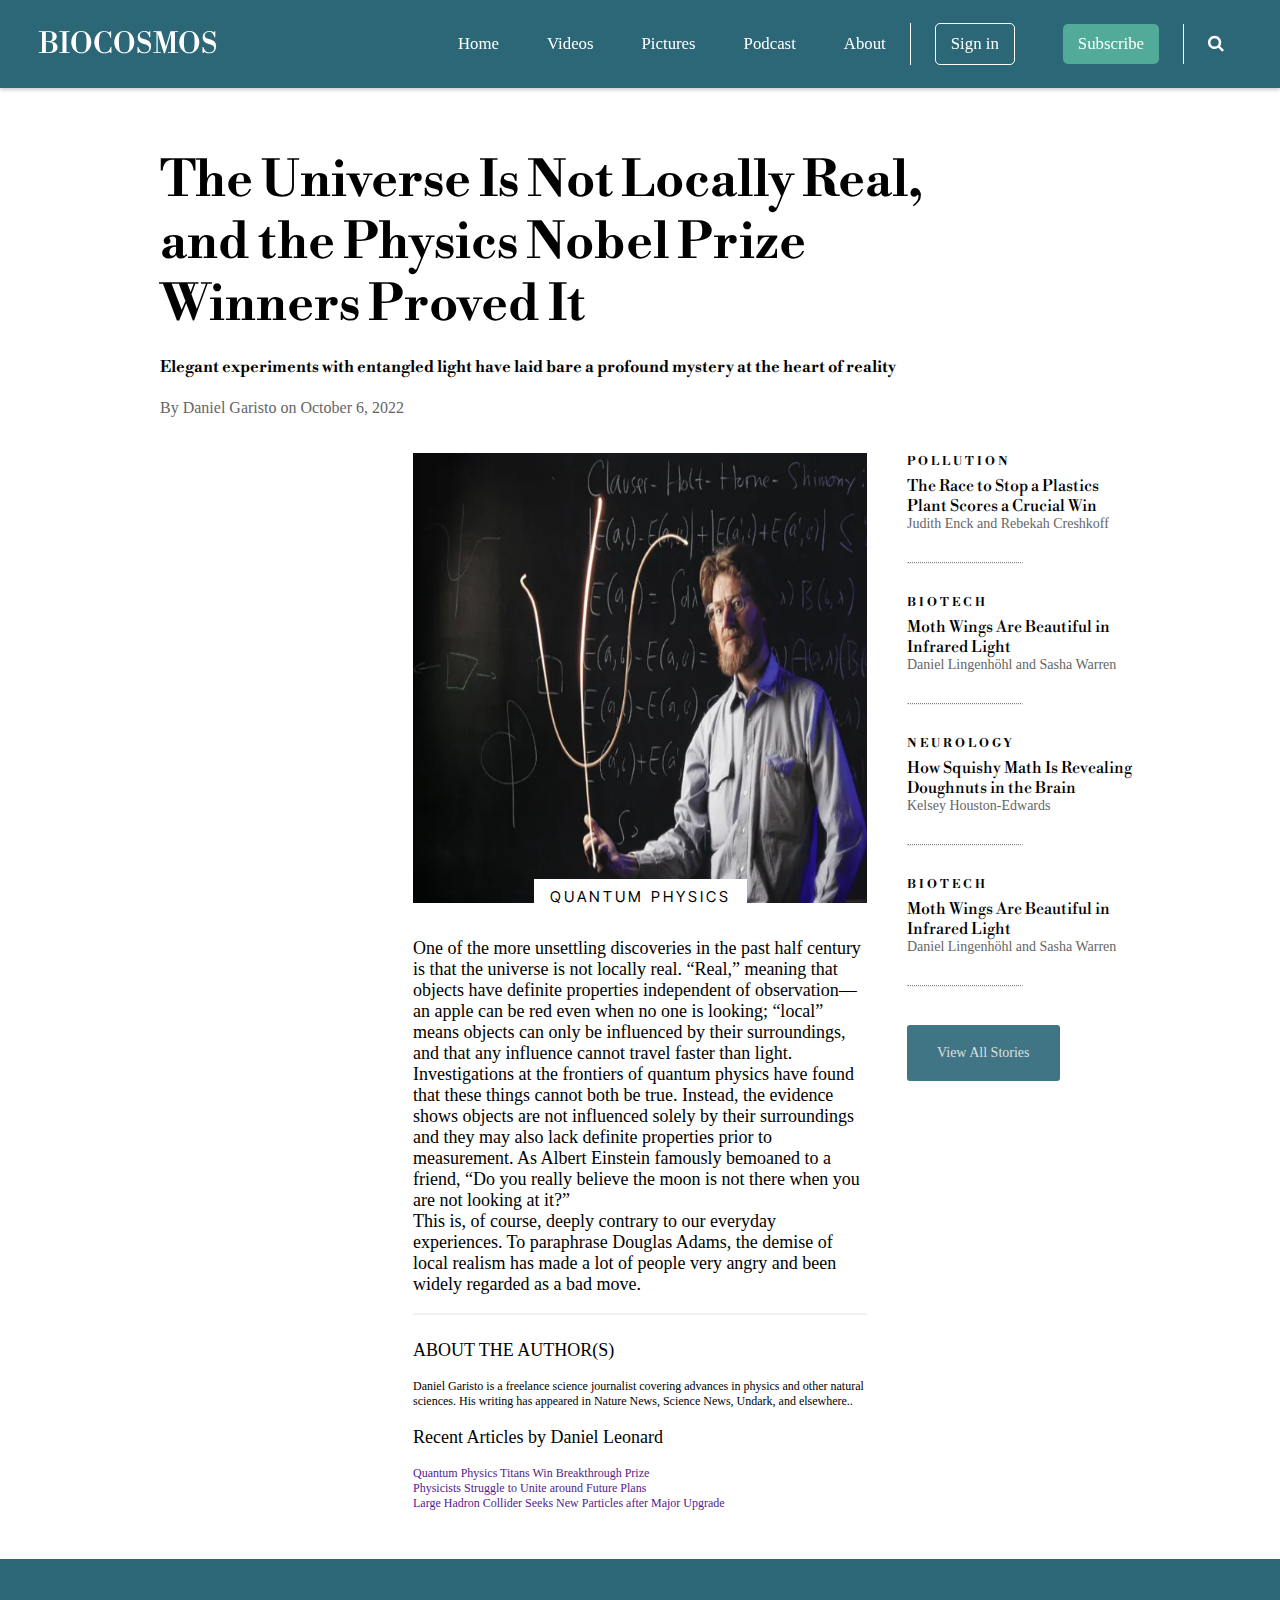
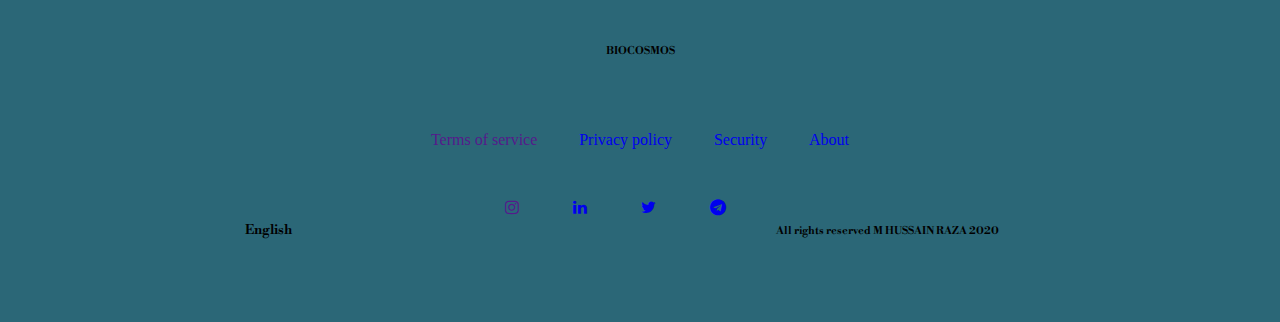
<file: picture-details.html>
<!DOCTYPE html>
<html lang="en">

<head>
    <meta charset="UTF-8" />
    <meta http-equiv="X-UA-Compatible" content="IE=edge" />
    <meta name="viewport" content="width=device-width, initial-scale=1.0" />
    <title>BIOCOSMOS</title>
    <!--custom css file-->
    <link rel="stylesheet" href="https://cdnjs.cloudflare.com/ajax/libs/font-awesome/4.7.0/css/font-awesome.css"
        integrity="sha512-5A8nwdMOWrSz20fDsjczgUidUBR8liPYU+WymTZP1lmY9G6Oc7HlZv156XqnsgNUzTyMefFTcsFH/tnJE/+xBg=="
        crossorigin="anonymous" referrerpolicy="no-referrer" />
    <link rel="icon" href="https://media.geeksforgeeks.org/wp-content/cdn-uploads/gfg_200X200.png" type="image/x-icon">
    <link rel="preconnect" href="https://fonts.googleapis.com">
    <link rel="preconnect" href="https://fonts.gstatic.com" crossorigin>
    <!-- <link href="https://fonts.googleapis.com/css2?family=Libre+Bodoni:wght@700&display=swap" rel="stylesheet"> -->
    <link href="https://fonts.googleapis.com/css2?family=Libre+Bodoni:wght@700&display=swap" rel="stylesheet">
    <link href="https://fonts.googleapis.com/css2?family=Inter+Tight&display=swap" rel="stylesheet">
    <link href="https://cdn.jsdelivr.net/npm/bootstrap@5.0.2/dist/css/bootstrap.min.css" rel="stylesheet"
        integrity="sha384-EVSTQN3/azprG1Anm3QDgpJLIm9Nao0Yz1ztcQTwFspd3yD65VohhpuuCOmLASjC" crossorigin="anonymous">
    <link rel="stylesheet" href="./css/style.css" />

    <!-- <link rel="stylesheet" href="https://cdn.jsdelivr.net/npm/bootstrap@4.0.0/dist/css/bootstrap.min.css" integrity="sha384-Gn5384xqQ1aoWXA+058RXPxPg6fy4IWvTNh0E263XmFcJlSAwiGgFAW/dAiS6JXm" crossorigin="anonymous"> -->
</head>

<body>

    <!-- ------------------ Hero navigation--------------------- -->
    <div class="header">

        <div class="hero">
            <nav class="nav">
                <div class="nav-menu nav-overlay active">
                    <div class="nav-brand">
                        <a href="index.html" class="text-gray">BIOCOSMOS</a>
                    </div>

                    <div>
                        <ul class="nav-items">
                            <li class="nav-links">
                                <a href="index.html">Home</a>
                            </li>
                            <li class="nav-links">
                                <a href="videos.html">Videos</a>
                            </li>
                            <li class="nav-links">
                                <a href="pictures.html">Pictures</a>
                            </li>
                            <li class="nav-links">
                                <a href="podcast.html">Podcast</a>
                            </li>
                            <li class="nav-links">
                                <a href="about.html">About </a>
                            </li>

                            <li class="nav-links sign">
                                <a href="#">Sign in </a>
                            </li>
                            <li class="nav-links subs">
                                <a href="#">Subscribe </a>
                            </li>
                            <li class="nav-links searchbox">
                                <a href="#" class="searchbtn">
                                    <i class="fa fa-search" aria-hidden="true"></i>
                                </a>
                            </li>
                        </ul>
                    </div>
                </div>
            </nav>
        </div>
    </div>


    <main class="vid-detail">
        <div class="d-flex justify-content-center flex-column align-items-center picture-detail-header">
            <h1 class="text-center article-header">The Universe Is Not Locally Real, and the Physics Nobel Prize Winners
                Proved It</h1>
            <h4 class="w-90 text-center">Elegant experiments with entangled light have laid bare a profound mystery at
                the heart of reality
            </h4>
            <p>By Daniel Garisto on October 6, 2022
            </p>
        </div>

        <section class="blogs container">
            <div class="col-3">
            </div>

            <div class="col-6 pic-detail">
                <img src="assets/not real.webp" class="center-img" alt="">
                <span class="img-title">
                    QUANTUM PHYSICS
                </span>
                <div class="main-desc">
                    <p>One of the more unsettling discoveries in the past half century is that the universe is not
                        locally real. “Real,” meaning that objects have definite properties independent of
                        observation—an apple can be red even when no one is looking; “local” means objects can only be
                        influenced by their surroundings, and that any influence cannot travel faster than light.
                        Investigations at the frontiers of quantum physics have found that these things cannot both be
                        true. Instead, the evidence shows objects are not influenced solely by their surroundings and
                        they may also lack definite properties prior to measurement. As Albert Einstein famously
                        bemoaned to a friend, “Do you really believe the moon is not there when you are not looking at
                        it?”<br>

                        This is, of course, deeply contrary to our everyday experiences. To paraphrase Douglas Adams,
                        the demise of local realism has made a lot of people very angry and been widely regarded as a
                        bad move.

                    </p>
                    <hr>
                    <p>ABOUT THE AUTHOR(S)
                    </p>
                    <p class="small-para">Daniel Garisto is a freelance science journalist covering advances in physics
                        and other natural sciences. His writing has appeared in Nature News, Science News, Undark, and
                        elsewhere..</p>
                    <p>Recent Articles by Daniel Leonard</p>
                    <p class="small-para">
                        <a href="">Quantum Physics Titans Win Breakthrough Prize</a>
                        <br>
                        <a href="">
                            Physicists Struggle to Unite around Future Plans
                        </a>
                        <br>
                        <a href="">
                            Large Hadron Collider Seeks New Particles after Major Upgrade
                        </a>
                    </p>
                </div>
            </div>

            <div class="col-3 right-bar">
                <article class="menu-article">
                    <h3 class="">
                        POLLUTION
                    </h3>
                    <h2>

                        The Race to Stop a Plastics Plant Scores a Crucial Win

                    </h2>
                    <p>
                        Judith Enck and Rebekah Creshkoff
                    </p>
                </article>
                <hr class="dot-seperater">
                <article class="menu-article">
                    <h3 class="">
                        BIOTECH
                    </h3>
                    <h2>
                        Moth Wings Are Beautiful in Infrared Light
                    </h2>
                    <p>
                        Daniel Lingenhöhl and Sasha Warren
                    </p>
                </article>
                <hr class="dot-seperater">
                <article class="menu-article">
                    <h3 class="">
                        NEUROLOGY
                    </h3>
                    <h2>
                        How Squishy Math Is Revealing Doughnuts in the Brain
                    </h2>
                    <p>
                        Kelsey Houston-Edwards
                    </p>
                </article>
                <hr class="dot-seperater">
                <article class="menu-article">
                    <h3 class="">
                        BIOTECH
                    </h3>
                    <h2>
                        Moth Wings Are Beautiful in Infrared Light
                    </h2>
                    <p>
                        Daniel Lingenhöhl and Sasha Warren
                    </p>
                </article>
                <hr class="dot-seperater">


                <a href="pictures.html" class="d-flex justify-content-center w-100">

                    <button class="btn-primary">View All Stories</button>
                </a>

            </div>

        </section>

    </main>



    <!-- ----x-------------- footer -----------------x---- -->

    <footer class="d-flex flex-column">
        <div class="">
            <h6 class="text-white">BIOCOSMOS</h6>
        </div>
        <div class="footer-items">
            <!-- <ul class="footer-items"> -->
            <!-- <li class="footer-links"> -->
            <a href="" class="text-white">Terms of service</a>
            <!-- </li> -->
            <!-- <li class="footer-links"> -->
            <a href="videos.html" class="text-white">Privacy policy</a>
            <!-- </li> -->
            <!-- <li class="footer-links"> -->
            <a href="pictures.html" class="text-white">Security</a>
            <!-- </li> -->
            <!-- <li class="footer-links"> -->
            <a href="podcast.html" class="text-white">About</a>
            <!-- </li> -->
            <!-- </ul> -->
        </div>

        <div class="justify-content-between">
            <h5 class="lang fs-6 text-white">English</h5>
            <div class="social-items">
                <!-- <li class="footer-links"> -->
                <a href="" class="text-white"><i class="fa fa-instagram" aria-hidden="true"></i></a>
                <!-- </li> -->
                <!-- <li class="footer-links"> -->
                <a href="videos.html" class="text-white"><i class="fa fa-linkedin" aria-hidden="true"></i></a>
                <!-- </li> -->
                <!-- <li class="footer-links"> -->
                <a href="pictures.html" class="text-white"><i class="fa fa-twitter" aria-hidden="true"></i></a>
                <!-- </li> -->
                <!-- <li class="footer-links"> -->
                <a href="podcast.html" class="text-white"><i class="fa fa-telegram" aria-hidden="true"></i></a>
                <!-- </li> -->
            </div>
            <h6 class="copyright fs-6 text-white">All rights reserved M HUSSAIN RAZA 2020</h6>

        </div>

    </footer>

    <script src="https://code.jquery.com/jquery-3.6.1.js"
        integrity="sha256-3zlB5s2uwoUzrXK3BT7AX3FyvojsraNFxCc2vC/7pNI=" crossorigin="anonymous"></script>
    <script src="https://cdn.jsdelivr.net/npm/bootstrap@5.0.2/dist/js/bootstrap.bundle.min.js"
        integrity="sha384-MrcW6ZMFYlzcLA8Nl+NtUVF0sA7MsXsP1UyJoMp4YLEuNSfAP+JcXn/tWtIaxVXM" crossorigin="anonymous">
    </script>
    <!--custom javascript file-->
    <script src="./js/main.js"></script>

</body>
</file>
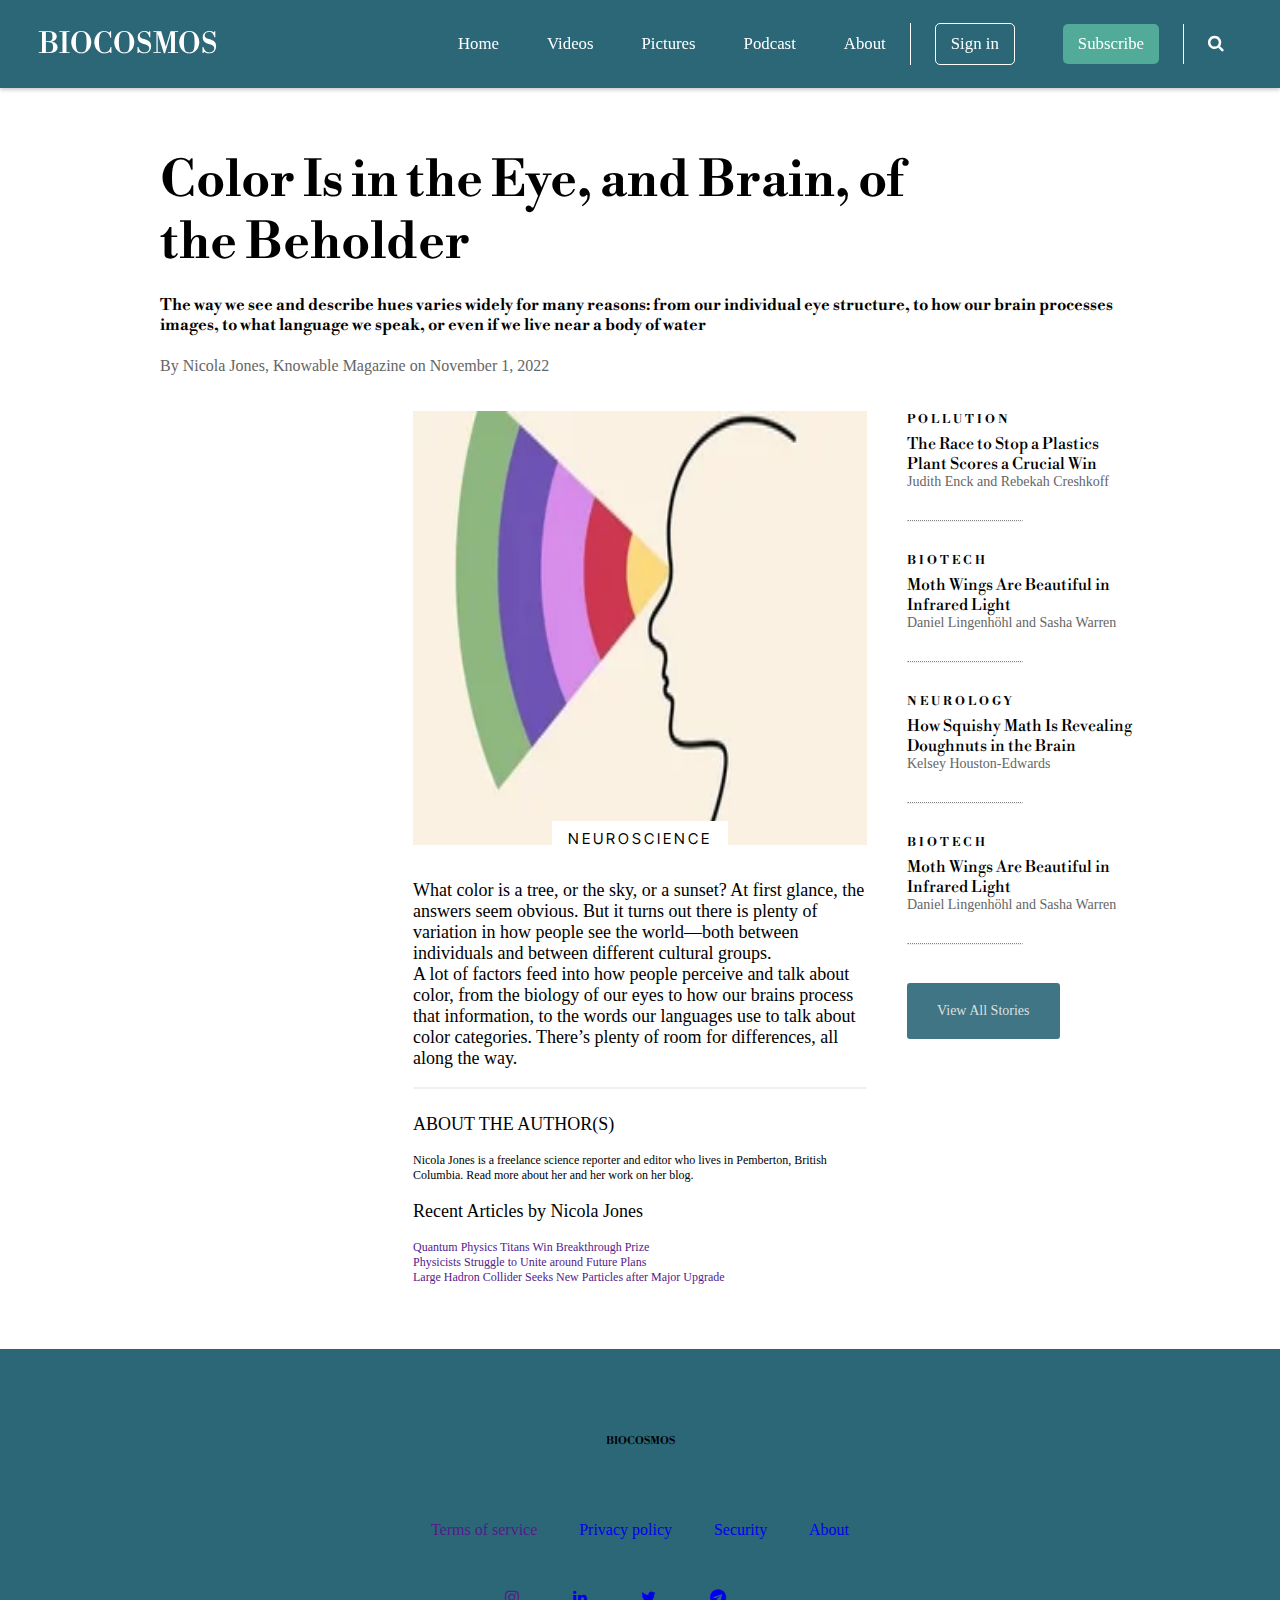
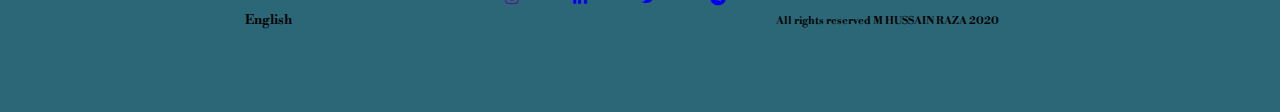
<file: picture-details2.html>
<!DOCTYPE html>
<html lang="en">

<head>
    <meta charset="UTF-8" />
    <meta http-equiv="X-UA-Compatible" content="IE=edge" />
    <meta name="viewport" content="width=device-width, initial-scale=1.0" />
    <title>BIOCOSMOS</title>
    <!--custom css file-->
    <link rel="stylesheet" href="https://cdnjs.cloudflare.com/ajax/libs/font-awesome/4.7.0/css/font-awesome.css"
        integrity="sha512-5A8nwdMOWrSz20fDsjczgUidUBR8liPYU+WymTZP1lmY9G6Oc7HlZv156XqnsgNUzTyMefFTcsFH/tnJE/+xBg=="
        crossorigin="anonymous" referrerpolicy="no-referrer" />
    <link rel="icon" href="https://media.geeksforgeeks.org/wp-content/cdn-uploads/gfg_200X200.png" type="image/x-icon">
    <link rel="preconnect" href="https://fonts.googleapis.com">
    <link rel="preconnect" href="https://fonts.gstatic.com" crossorigin>
    <!-- <link href="https://fonts.googleapis.com/css2?family=Libre+Bodoni:wght@700&display=swap" rel="stylesheet"> -->
    <link href="https://fonts.googleapis.com/css2?family=Libre+Bodoni:wght@700&display=swap" rel="stylesheet">
    <link href="https://fonts.googleapis.com/css2?family=Inter+Tight&display=swap" rel="stylesheet">
    <link href="https://cdn.jsdelivr.net/npm/bootstrap@5.0.2/dist/css/bootstrap.min.css" rel="stylesheet"
        integrity="sha384-EVSTQN3/azprG1Anm3QDgpJLIm9Nao0Yz1ztcQTwFspd3yD65VohhpuuCOmLASjC" crossorigin="anonymous">
    <link rel="stylesheet" href="./css/style.css" />

    <!-- <link rel="stylesheet" href="https://cdn.jsdelivr.net/npm/bootstrap@4.0.0/dist/css/bootstrap.min.css" integrity="sha384-Gn5384xqQ1aoWXA+058RXPxPg6fy4IWvTNh0E263XmFcJlSAwiGgFAW/dAiS6JXm" crossorigin="anonymous"> -->
</head>

<body>

    <!-- ------------------ Hero navigation--------------------- -->
    <div class="header">

        <div class="hero">
            <nav class="nav">
                <div class="nav-menu nav-overlay active">
                    <div class="nav-brand">
                        <a href="index.html" class="text-gray">BIOCOSMOS</a>
                    </div>

                    <div>
                        <ul class="nav-items">
                            <li class="nav-links">
                                <a href="index.html">Home</a>
                            </li>
                            <li class="nav-links">
                                <a href="videos.html">Videos</a>
                            </li>
                            <li class="nav-links">
                                <a href="pictures.html">Pictures</a>
                            </li>
                            <li class="nav-links">
                                <a href="podcast.html">Podcast</a>
                            </li>
                            <li class="nav-links">
                                <a href="about.html">About </a>
                            </li>

                            <li class="nav-links sign">
                                <a href="#">Sign in </a>
                            </li>
                            <li class="nav-links subs">
                                <a href="#">Subscribe </a>
                            </li>
                            <li class="nav-links searchbox">
                                <a href="#" class="searchbtn">
                                    <i class="fa fa-search" aria-hidden="true"></i>
                                </a>
                            </li>
                        </ul>
                    </div>
                </div>
            </nav>
        </div>
    </div>


    <main class="vid-detail">
        <div class="d-flex justify-content-center flex-column align-items-center picture-detail-header">
            <h1 class="text-center article-header">Color Is in the Eye, and Brain, of the Beholder</h1>
            <h4 class="w-90 text-center">The way we see and describe hues varies widely for many reasons: from our
                individual eye structure, to how our brain processes images, to what language we speak, or even if we
                live near a body of water
            </h4>
            <p>By Nicola Jones, Knowable Magazine on November 1, 2022
            </p>
        </div>

        <section class="blogs container">
            <div class="col-3">
            </div>

            <div class="col-6 pic-detail">
                <img src="assets/neuro.webp" class="center-img" alt="">
                <span class="img-title">
                    NEUROSCIENCE
                </span>
                <div class="main-desc">
                    <p>What color is a tree, or the sky, or a sunset? At first glance, the answers seem obvious. But it
                        turns out there is plenty of variation in how people see the world—both between individuals and
                        between different cultural groups.<br>

                        A lot of factors feed into how people perceive and talk about color, from the biology of our
                        eyes to how our brains process that information, to the words our languages use to talk about
                        color categories. There’s plenty of room for differences, all along the way.

                    </p>
                    <hr>
                    <p>ABOUT THE AUTHOR(S)
                    </p>
                    <p class="small-para">Nicola Jones is a freelance science reporter and editor who lives in
                        Pemberton, British Columbia. Read more about her and her work on her blog.</p>
                    <p>Recent Articles by Nicola Jones</p>
                    <p class="small-para">
                        <a href="">Quantum Physics Titans Win Breakthrough Prize</a>
                        <br>
                        <a href="">
                            Physicists Struggle to Unite around Future Plans
                        </a>
                        <br>
                        <a href="">
                            Large Hadron Collider Seeks New Particles after Major Upgrade
                        </a>
                    </p>
                </div>
            </div>

            <div class="col-3 right-bar">
                <article class="menu-article">
                    <h3 class="">
                        POLLUTION
                    </h3>
                    <h2>

                        The Race to Stop a Plastics Plant Scores a Crucial Win

                    </h2>
                    <p>
                        Judith Enck and Rebekah Creshkoff
                    </p>
                </article>
                <hr class="dot-seperater">
                <article class="menu-article">
                    <h3 class="">
                        BIOTECH
                    </h3>
                    <h2>
                        Moth Wings Are Beautiful in Infrared Light
                    </h2>
                    <p>
                        Daniel Lingenhöhl and Sasha Warren
                    </p>
                </article>
                <hr class="dot-seperater">
                <article class="menu-article">
                    <h3 class="">
                        NEUROLOGY
                    </h3>
                    <h2>
                        How Squishy Math Is Revealing Doughnuts in the Brain
                    </h2>
                    <p>
                        Kelsey Houston-Edwards
                    </p>
                </article>
                <hr class="dot-seperater">
                <article class="menu-article">
                    <h3 class="">
                        BIOTECH
                    </h3>
                    <h2>
                        Moth Wings Are Beautiful in Infrared Light
                    </h2>
                    <p>
                        Daniel Lingenhöhl and Sasha Warren
                    </p>
                </article>
                <hr class="dot-seperater">


                <a href="pictures.html" class="d-flex justify-content-center w-100">

                    <button class="btn-primary">View All Stories</button>
                </a>

            </div>

        </section>

    </main>



    <!-- ----x-------------- footer -----------------x---- -->

    <footer class="d-flex flex-column">
        <div class="">
            <h6 class="text-white">BIOCOSMOS</h6>
        </div>
        <div class="footer-items">
            <!-- <ul class="footer-items"> -->
            <!-- <li class="footer-links"> -->
            <a href="" class="text-white">Terms of service</a>
            <!-- </li> -->
            <!-- <li class="footer-links"> -->
            <a href="videos.html" class="text-white">Privacy policy</a>
            <!-- </li> -->
            <!-- <li class="footer-links"> -->
            <a href="pictures.html" class="text-white">Security</a>
            <!-- </li> -->
            <!-- <li class="footer-links"> -->
            <a href="podcast.html" class="text-white">About</a>
            <!-- </li> -->
            <!-- </ul> -->
        </div>

        <div class="justify-content-between">
            <h5 class="lang fs-6 text-white">English</h5>
            <div class="social-items">
                <!-- <li class="footer-links"> -->
                <a href="" class="text-white"><i class="fa fa-instagram" aria-hidden="true"></i></a>
                <!-- </li> -->
                <!-- <li class="footer-links"> -->
                <a href="videos.html" class="text-white"><i class="fa fa-linkedin" aria-hidden="true"></i></a>
                <!-- </li> -->
                <!-- <li class="footer-links"> -->
                <a href="pictures.html" class="text-white"><i class="fa fa-twitter" aria-hidden="true"></i></a>
                <!-- </li> -->
                <!-- <li class="footer-links"> -->
                <a href="podcast.html" class="text-white"><i class="fa fa-telegram" aria-hidden="true"></i></a>
                <!-- </li> -->
            </div>
            <h6 class="copyright fs-6 text-white">All rights reserved M HUSSAIN RAZA 2020</h6>

        </div>

    </footer>

    <script src="https://code.jquery.com/jquery-3.6.1.js"
        integrity="sha256-3zlB5s2uwoUzrXK3BT7AX3FyvojsraNFxCc2vC/7pNI=" crossorigin="anonymous"></script>
    <script src="https://cdn.jsdelivr.net/npm/bootstrap@5.0.2/dist/js/bootstrap.bundle.min.js"
        integrity="sha384-MrcW6ZMFYlzcLA8Nl+NtUVF0sA7MsXsP1UyJoMp4YLEuNSfAP+JcXn/tWtIaxVXM" crossorigin="anonymous">
    </script>
    <!--custom javascript file-->
    <script src="./js/main.js"></script>

</body>
</file>
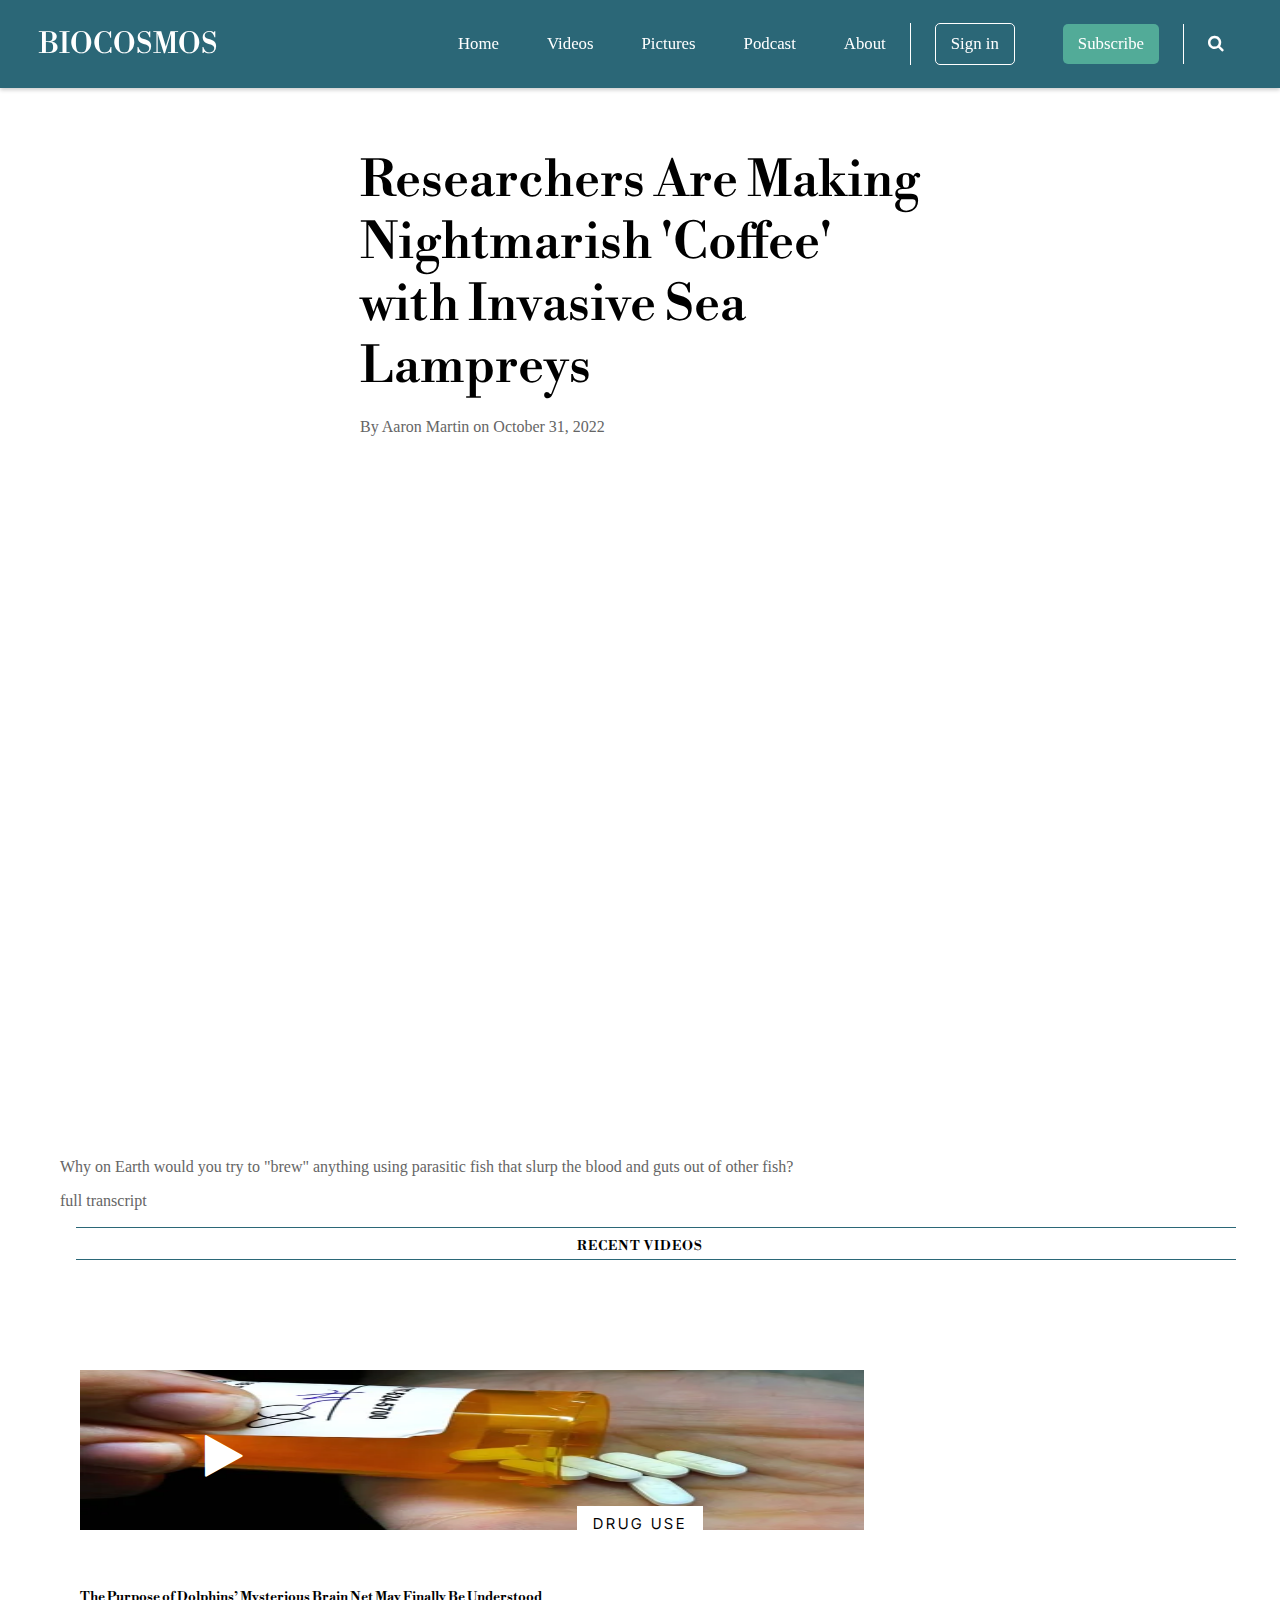
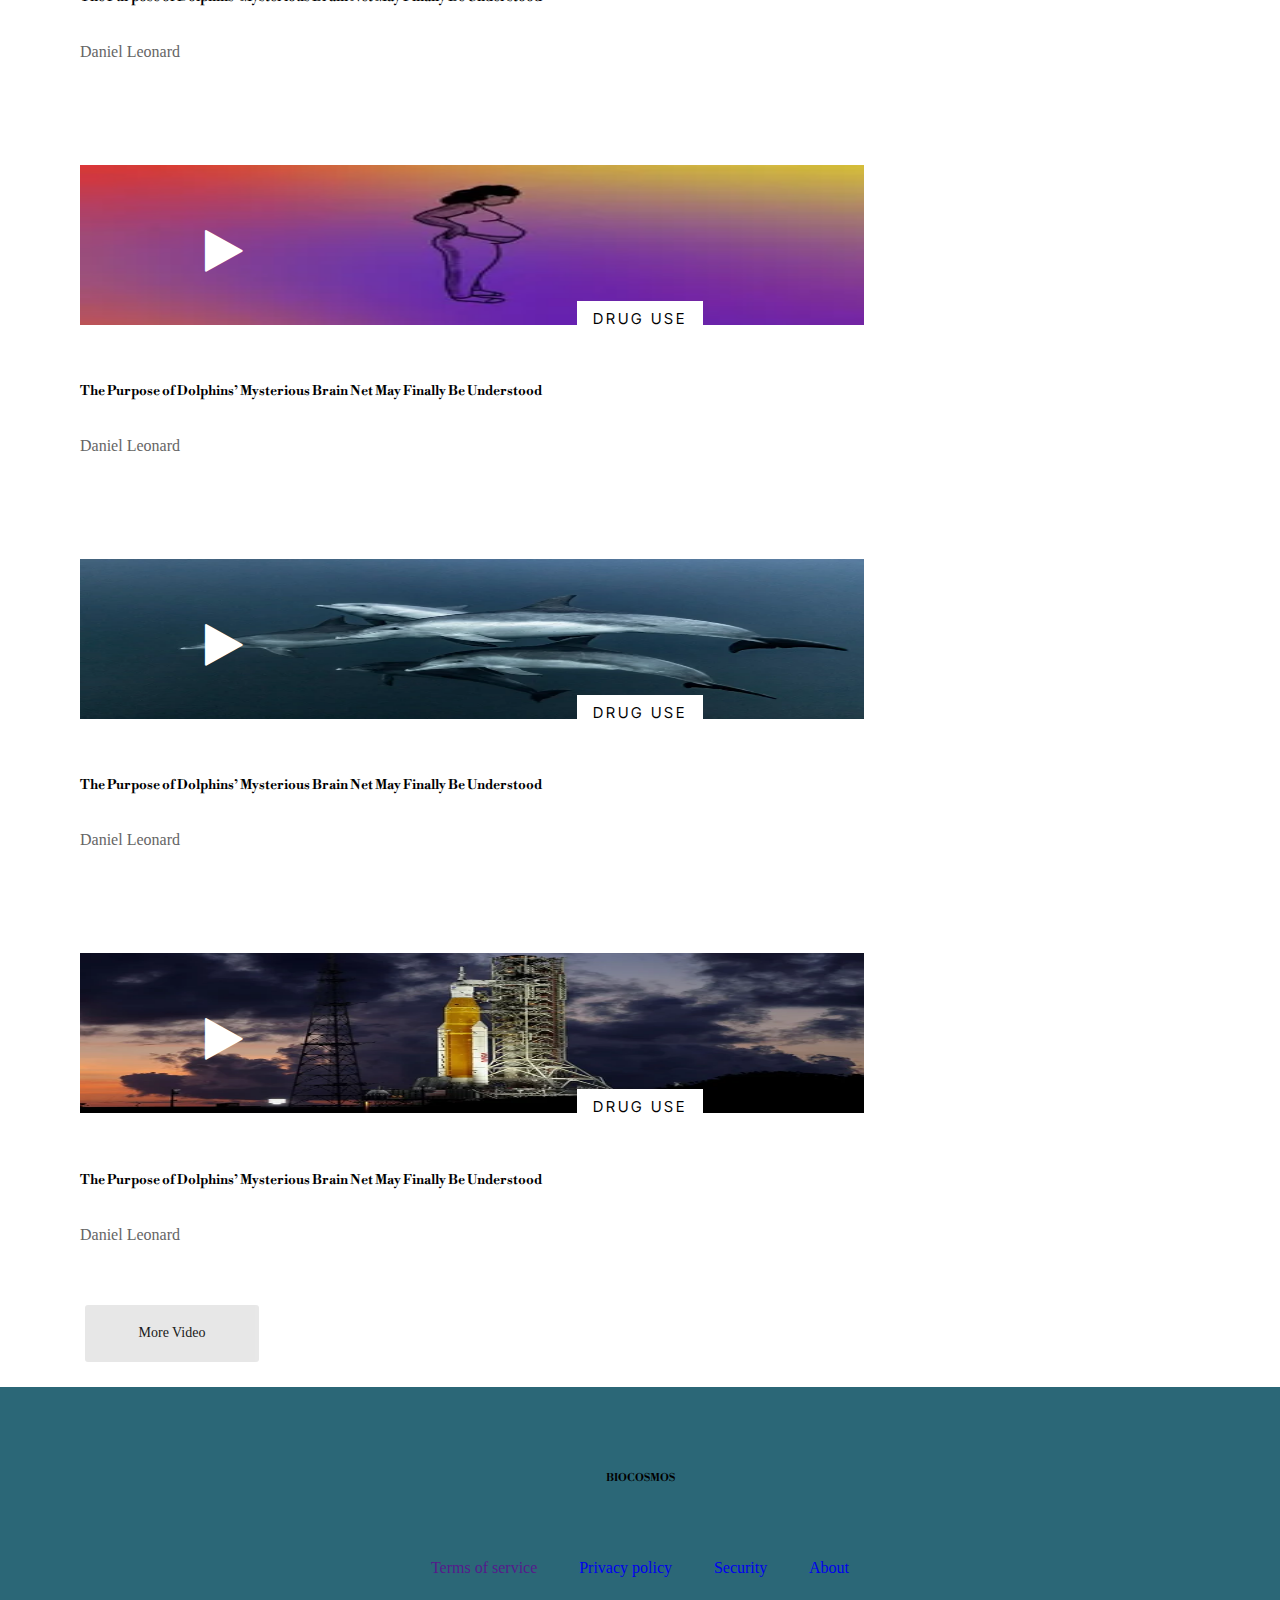
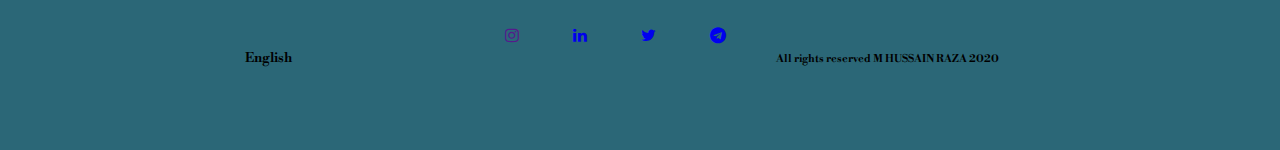
<file: vediodetail2.html>
<!DOCTYPE html>
<html lang="en">

<head>
    <meta charset="UTF-8" />
    <meta http-equiv="X-UA-Compatible" content="IE=edge" />
    <meta name="viewport" content="width=device-width, initial-scale=1.0" />
    <title>BIOCOSMOS</title>
    <!--custom css file-->
    <link rel="stylesheet" href="https://cdnjs.cloudflare.com/ajax/libs/font-awesome/4.7.0/css/font-awesome.css"
        integrity="sha512-5A8nwdMOWrSz20fDsjczgUidUBR8liPYU+WymTZP1lmY9G6Oc7HlZv156XqnsgNUzTyMefFTcsFH/tnJE/+xBg=="
        crossorigin="anonymous" referrerpolicy="no-referrer" />
    <link rel="icon" href="https://media.geeksforgeeks.org/wp-content/cdn-uploads/gfg_200X200.png" type="image/x-icon">
    <link rel="preconnect" href="https://fonts.googleapis.com">
    <link rel="preconnect" href="https://fonts.gstatic.com" crossorigin>
    <!-- <link href="https://fonts.googleapis.com/css2?family=Libre+Bodoni:wght@700&display=swap" rel="stylesheet"> -->
    <link href="https://fonts.googleapis.com/css2?family=Libre+Bodoni:wght@700&display=swap" rel="stylesheet">
    <link href="https://fonts.googleapis.com/css2?family=Inter+Tight&display=swap" rel="stylesheet">
    <link href="https://cdn.jsdelivr.net/npm/bootstrap@5.0.2/dist/css/bootstrap.min.css" rel="stylesheet"
        integrity="sha384-EVSTQN3/azprG1Anm3QDgpJLIm9Nao0Yz1ztcQTwFspd3yD65VohhpuuCOmLASjC" crossorigin="anonymous">
    <link rel="stylesheet" href="./css/style.css" />

    <!-- <link rel="stylesheet" href="https://cdn.jsdelivr.net/npm/bootstrap@4.0.0/dist/css/bootstrap.min.css" integrity="sha384-Gn5384xqQ1aoWXA+058RXPxPg6fy4IWvTNh0E263XmFcJlSAwiGgFAW/dAiS6JXm" crossorigin="anonymous"> -->
</head>

<body>

    <!-- ------------------ Hero navigation--------------------- -->
    <div class="header">

        <div class="hero">
            <nav class="nav">
                <div class="nav-menu nav-overlay active">
                    <div class="nav-brand">
                        <a href="index.html" class="text-gray">BIOCOSMOS</a>
                    </div>

                    <div>
                        <ul class="nav-items">
                            <li class="nav-links">
                                <a href="index.html">Home</a>
                            </li>
                            <li class="nav-links">
                                <a href="videos.html">Videos</a>
                            </li>
                            <li class="nav-links">
                                <a href="pictures.html">Pictures</a>
                            </li>
                            <li class="nav-links">
                                <a href="podcast.html">Podcast</a>
                            </li>
                            <li class="nav-links">
                                <a href="about.html">About </a>
                            </li>

                            <li class="nav-links sign">
                                <a href="#">Sign in </a>
                            </li>
                            <li class="nav-links subs">
                                <a href="#">Subscribe </a>
                            </li>
                            <li class="nav-links searchbox">
                                <a href="#" class="searchbtn">
                                    <i class="fa fa-search" aria-hidden="true"></i>
                                </a>
                            </li>
                        </ul>
                    </div>
                </div>
            </nav>
        </div>
    </div>


    <main class="vid-detail">
        <div class="d-flex justify-content-center flex-column align-items-center video-detail-header">
            <h1 class="text-center pic-header">Researchers Are Making Nightmarish 'Coffee' with Invasive Sea Lampreys
            </h1>
            <p>By Aaron Martin on October 31, 2022</p>
        </div>

        <div class="d-flex justify-content-center align-items-center flex-column">

            <iframe width="1220" height="686" src="https://www.youtube.com/embed/f7d8Xw0wCwI"
                title="YouTube video player" frameborder="0"
                allow="accelerometer; autoplay; clipboard-write; encrypted-media; gyroscope; picture-in-picture"
                allowfullscreen></iframe> </div>
        <p class="m-3 w-50 align-self-start ">Why on Earth would you try to "brew" anything using parasitic fish that
            slurp the blood and guts out of other fish?</p>
        <p class="m-3 align-self-start">full transcript</p>

        <div>
            <h5 class="heading">
                <span>
                    Recent Videos
                </span>
            </h5>
        </div>


        <section class="vid-list col-12 d-flex flex-wrap">


            <!-- </div> -->

            <!-- <div class="col-12 d-flex vid-sec"> -->
            <div class="col-3 d-flex vid-sec">
                <i class="fa fa-play fa-3x right-play play-ved" aria-hidden="true"></i>

                <img src="assets/3A832921-1A31-4AF3-9A1E2190FCC58AEE.webp" class="left-img w-100" alt="">
                <span class="img-title pic-title">
                    DRUG USE
                </span>
                <h5>
                    The Purpose of Dolphins’ Mysterious Brain Net May Finally Be Understood
                </h5>
                <p> Daniel Leonard</p>
            </div>

            <div class="col-3 d-flex vid-sec">
                <i class="fa fa-play fa-3x right-play play-ved" aria-hidden="true"></i>

                <img src="assets/ved 4.webp" class="left-img w-100" alt="">
                <span class="img-title pic-title">
                    DRUG USE
                </span>
                <h5>
                    The Purpose of Dolphins’ Mysterious Brain Net May Finally Be Understood
                </h5>
                <p> Daniel Leonard</p>
            </div>

            <div class="col-3 d-flex vid-sec">
                <i class="fa fa-play fa-3x right-play play-ved" aria-hidden="true"></i>

                <img src="assets/31DAD078-0AE2-43E6-9C39A711B0EB559A.webp" class="left-img w-100" alt="">
                <span class="img-title pic-title">
                    DRUG USE
                </span>
                <h5>
                    The Purpose of Dolphins’ Mysterious Brain Net May Finally Be Understood
                </h5>
                <p> Daniel Leonard</p>
            </div>

            <div class="col-3 d-flex vid-sec">
                <i class="fa fa-play fa-3x right-play play-ved" aria-hidden="true"></i>

                <img src="assets/3ADC9566-AABA-4ACD-ABD724B6B5D3CC5F.webp" class="left-img w-100" alt="">
                <span class="img-title pic-title">
                    DRUG USE
                </span>
                <h5>
                    The Purpose of Dolphins’ Mysterious Brain Net May Finally Be Understood
                </h5>
                <p> Daniel Leonard</p>
            </div>

            <!-- </div> -->

            <div class="d-flex justify-content-center w-100">
             <a href="videos.html" class="d-flex justify-content-center w-100">

                 <button class="btn-primary">More Video</button>
             </a>
            </div>



        </section>
    </main>



    <!-- ----x-------------- footer -----------------x---- -->

    <footer class="d-flex flex-column">
        <div class="">
            <h6 class="text-white">BIOCOSMOS</h6>
        </div>
        <div class="footer-items">
            <!-- <ul class="footer-items"> -->
            <!-- <li class="footer-links"> -->
            <a href="" class="text-white">Terms of service</a>
            <!-- </li> -->
            <!-- <li class="footer-links"> -->
            <a href="videos.html" class="text-white">Privacy policy</a>
            <!-- </li> -->
            <!-- <li class="footer-links"> -->
            <a href="pictures.html" class="text-white">Security</a>
            <!-- </li> -->
            <!-- <li class="footer-links"> -->
            <a href="podcast.html" class="text-white">About</a>
            <!-- </li> -->
            <!-- </ul> -->
        </div>

        <div class="justify-content-between">
            <h5 class="lang fs-6 text-white">English</h5>
            <div class="social-items">
                <!-- <li class="footer-links"> -->
                <a href="" class="text-white"><i class="fa fa-instagram" aria-hidden="true"></i></a>
                <!-- </li> -->
                <!-- <li class="footer-links"> -->
                <a href="videos.html" class="text-white"><i class="fa fa-linkedin" aria-hidden="true"></i></a>
                <!-- </li> -->
                <!-- <li class="footer-links"> -->
                <a href="pictures.html" class="text-white"><i class="fa fa-twitter" aria-hidden="true"></i></a>
                <!-- </li> -->
                <!-- <li class="footer-links"> -->
                <a href="podcast.html" class="text-white"><i class="fa fa-telegram" aria-hidden="true"></i></a>
                <!-- </li> -->
            </div>
            <h6 class="copyright fs-6 text-white">All rights reserved M HUSSAIN RAZA 2020</h6>

        </div>

    </footer>

    <script src="https://code.jquery.com/jquery-3.6.1.js"
        integrity="sha256-3zlB5s2uwoUzrXK3BT7AX3FyvojsraNFxCc2vC/7pNI=" crossorigin="anonymous"></script>
    <script src="https://cdn.jsdelivr.net/npm/bootstrap@5.0.2/dist/js/bootstrap.bundle.min.js"
        integrity="sha384-MrcW6ZMFYlzcLA8Nl+NtUVF0sA7MsXsP1UyJoMp4YLEuNSfAP+JcXn/tWtIaxVXM" crossorigin="anonymous">
    </script>
    <!--custom javascript file-->
    <script src="./js/main.js"></script>

</body>
</file>
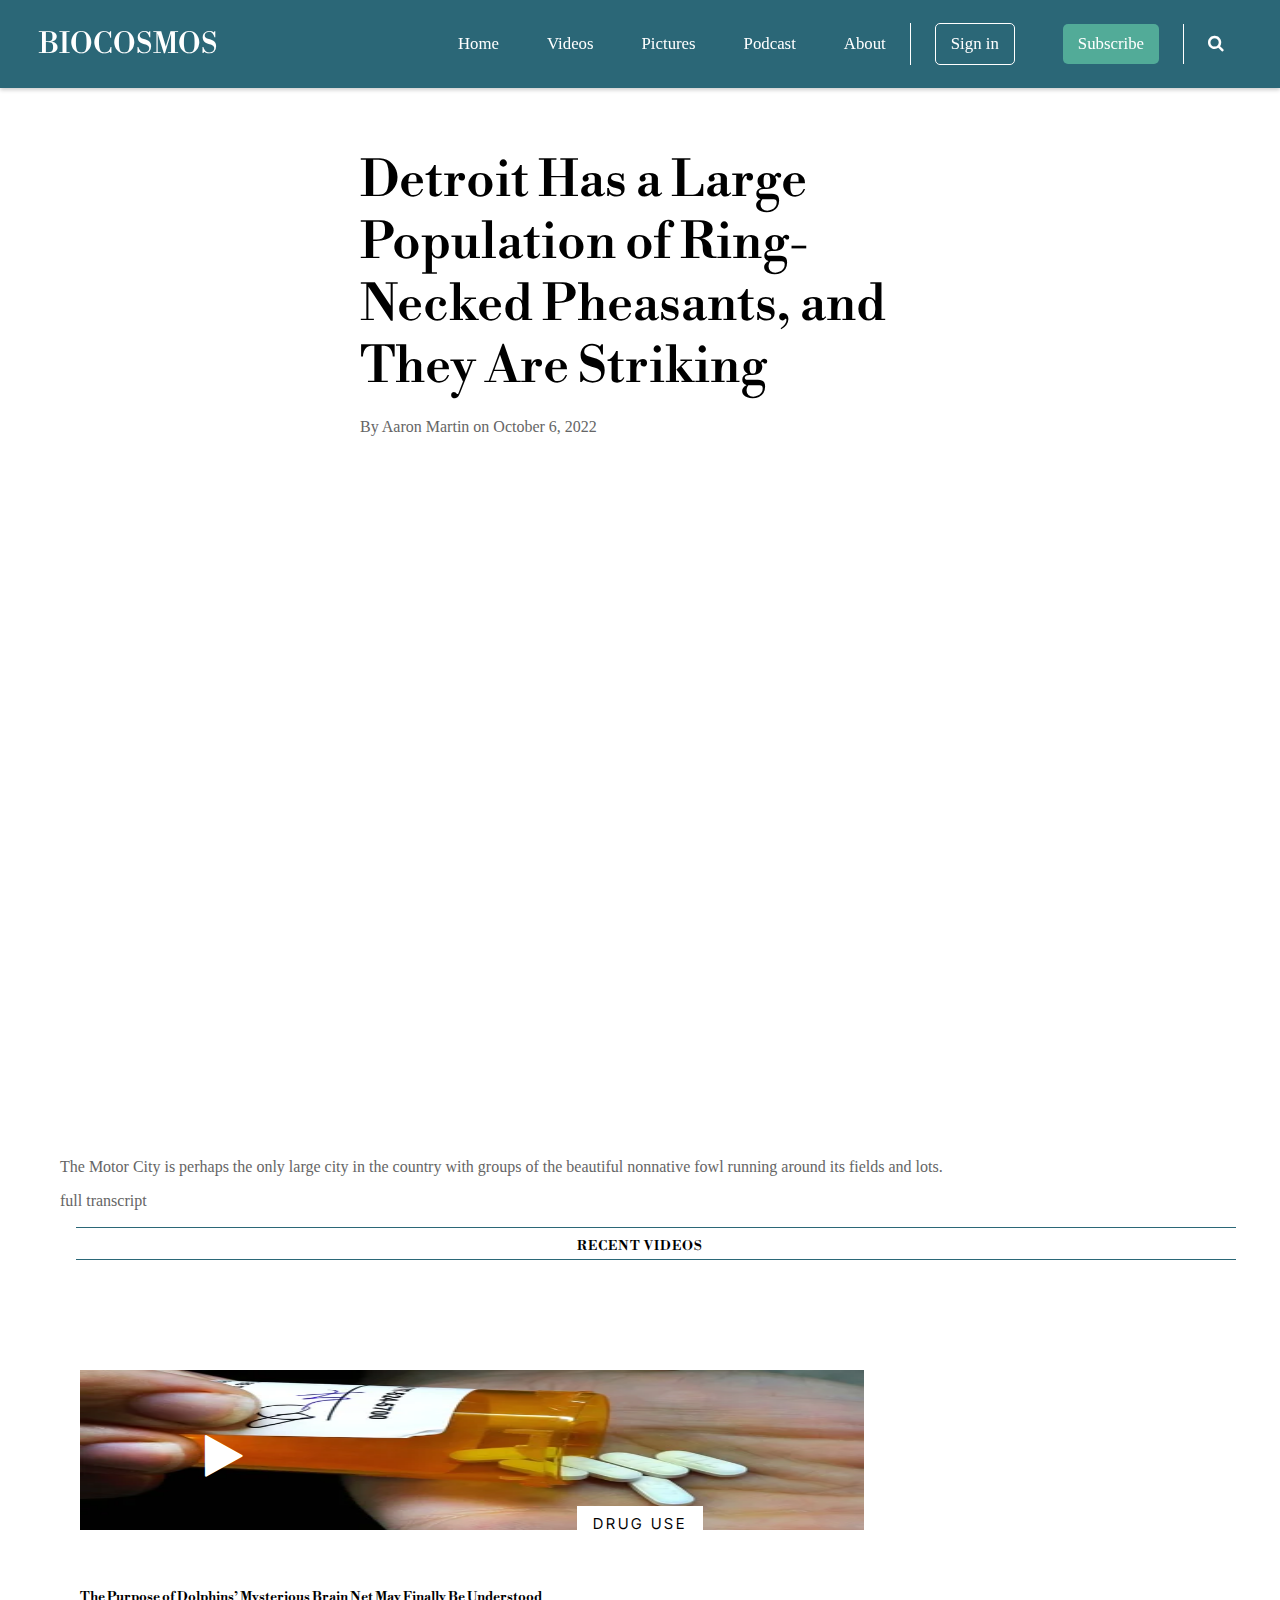
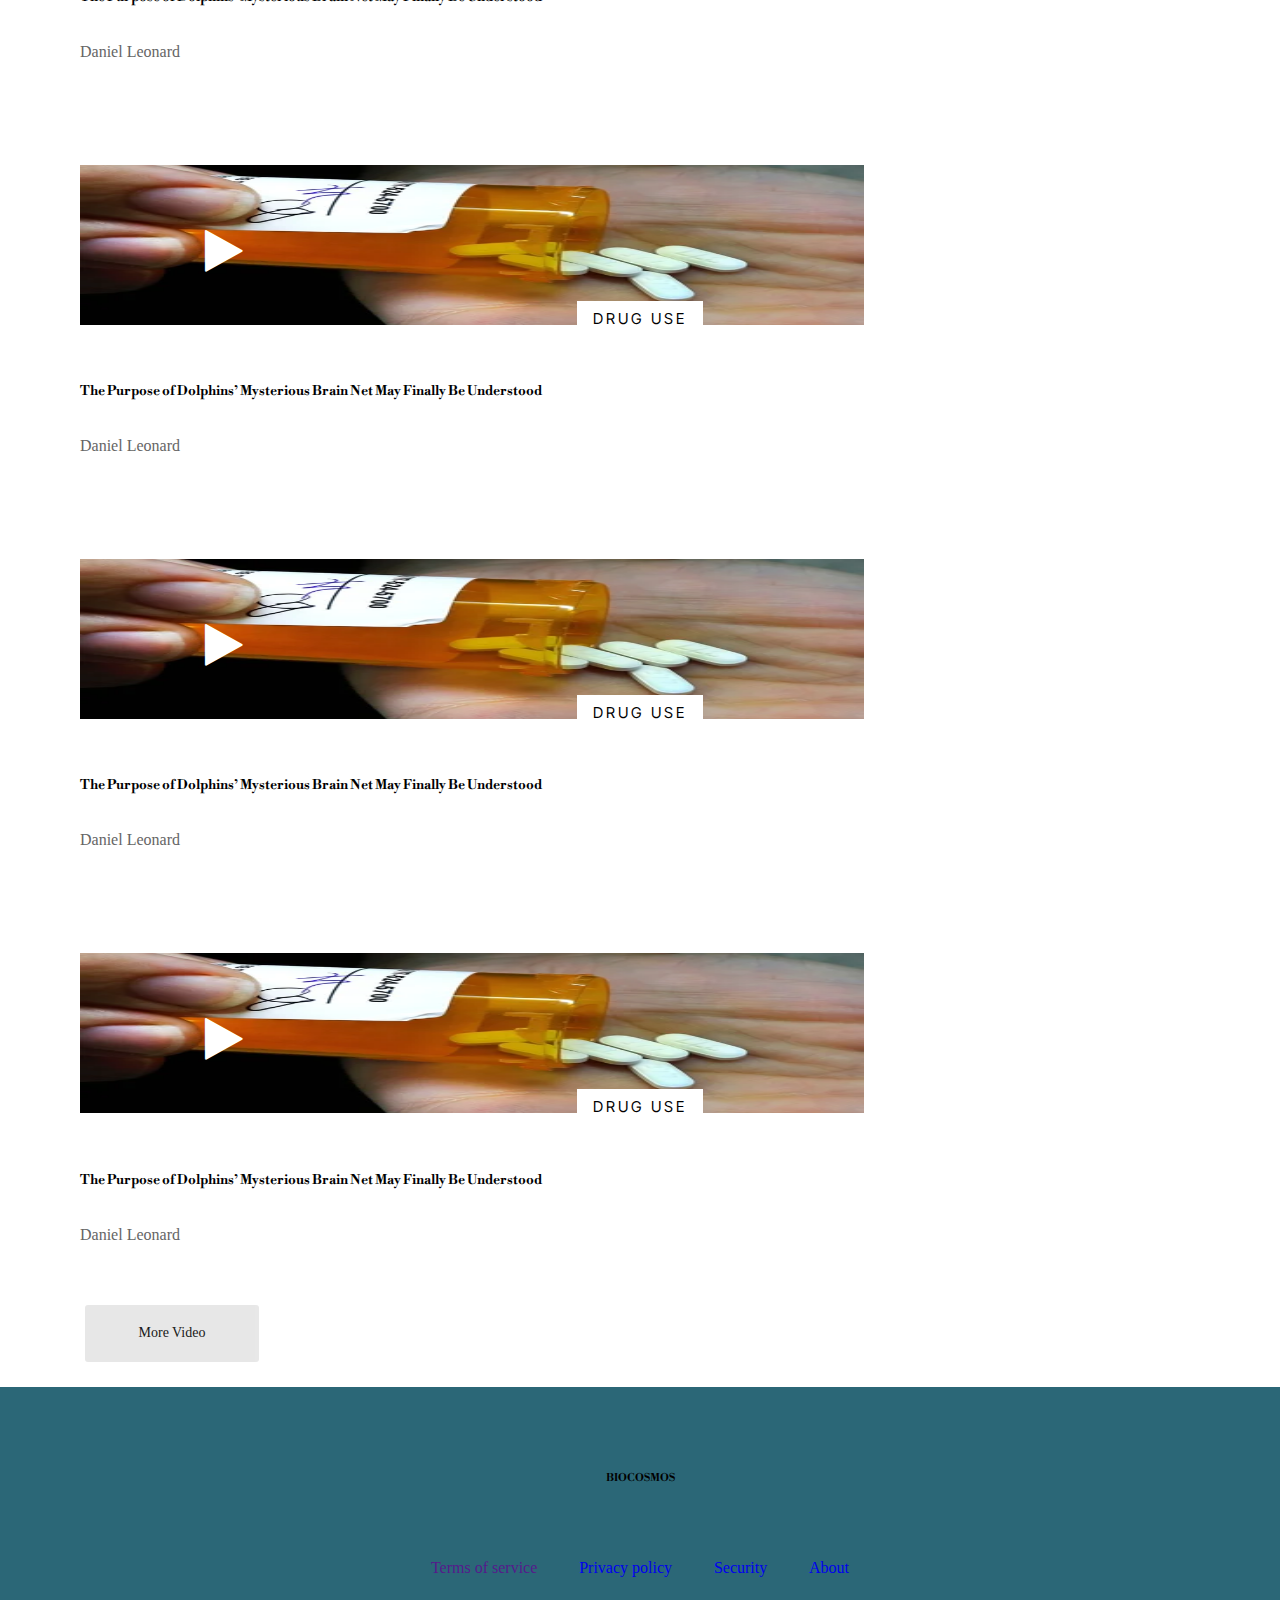
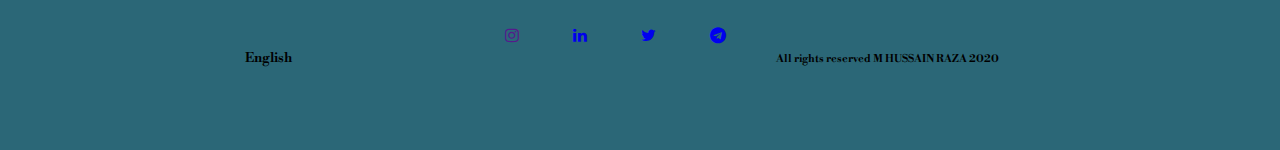
<file: video-detail.html>
<!DOCTYPE html>
<html lang="en">

<head>
    <meta charset="UTF-8" />
    <meta http-equiv="X-UA-Compatible" content="IE=edge" />
    <meta name="viewport" content="width=device-width, initial-scale=1.0" />
    <title>BIOCOSMOS</title>
    <!--custom css file-->
    <link rel="stylesheet" href="https://cdnjs.cloudflare.com/ajax/libs/font-awesome/4.7.0/css/font-awesome.css"
        integrity="sha512-5A8nwdMOWrSz20fDsjczgUidUBR8liPYU+WymTZP1lmY9G6Oc7HlZv156XqnsgNUzTyMefFTcsFH/tnJE/+xBg=="
        crossorigin="anonymous" referrerpolicy="no-referrer" />
    <link rel="icon" href="https://media.geeksforgeeks.org/wp-content/cdn-uploads/gfg_200X200.png" type="image/x-icon">
    <link rel="preconnect" href="https://fonts.googleapis.com">
    <link rel="preconnect" href="https://fonts.gstatic.com" crossorigin>
    <!-- <link href="https://fonts.googleapis.com/css2?family=Libre+Bodoni:wght@700&display=swap" rel="stylesheet"> -->
    <link href="https://fonts.googleapis.com/css2?family=Libre+Bodoni:wght@700&display=swap" rel="stylesheet">
    <link href="https://fonts.googleapis.com/css2?family=Inter+Tight&display=swap" rel="stylesheet">
    <link href="https://cdn.jsdelivr.net/npm/bootstrap@5.0.2/dist/css/bootstrap.min.css" rel="stylesheet"
        integrity="sha384-EVSTQN3/azprG1Anm3QDgpJLIm9Nao0Yz1ztcQTwFspd3yD65VohhpuuCOmLASjC" crossorigin="anonymous">
    <link rel="stylesheet" href="./css/style.css" />

    <!-- <link rel="stylesheet" href="https://cdn.jsdelivr.net/npm/bootstrap@4.0.0/dist/css/bootstrap.min.css" integrity="sha384-Gn5384xqQ1aoWXA+058RXPxPg6fy4IWvTNh0E263XmFcJlSAwiGgFAW/dAiS6JXm" crossorigin="anonymous"> -->
</head>

<body >

    <!-- ------------------ Hero navigation--------------------- -->
    <div class="header">

        <div class="hero">
            <nav class="nav">
                <div class="nav-menu nav-overlay active">
                    <div class="nav-brand">
                        <a href="index.html" class="text-gray">BIOCOSMOS</a>
                    </div>

                    <div>
                        <ul class="nav-items">
                            <li class="nav-links">
                                <a href="index.html">Home</a>
                            </li>
                            <li class="nav-links">
                                <a href="videos.html">Videos</a>
                            </li>
                            <li class="nav-links">
                                <a href="pictures.html">Pictures</a>
                            </li>
                            <li class="nav-links">
                                <a href="podcast.html">Podcast</a>
                            </li>
                            <li class="nav-links">
                                <a href="about.html">About </a>
                            </li>

                            <li class="nav-links sign">
                                <a href="#">Sign in </a>
                            </li>
                            <li class="nav-links subs">
                                <a href="#">Subscribe </a>
                            </li>
                            <li class="nav-links searchbox">
                                <a href="#" class="searchbtn">
                                    <i class="fa fa-search" aria-hidden="true"></i>
                                </a>
                            </li>
                        </ul>
                    </div>
                </div>
            </nav>
        </div>
    </div>


    <main class="vid-detail">
        <div class="d-flex justify-content-center flex-column align-items-center video-detail-header">
            <h1 class="text-center pic-header">Detroit Has a Large Population of Ring-Necked Pheasants, and They Are Striking</h1>
            <p >By Aaron Martin on October 6, 2022</p>
        </div>

        <div class="d-flex justify-content-center align-items-center flex-column">
            
            <iframe width="1220" height="686" src="https://www.youtube.com/embed/zilBRR601bY" title="YouTube video player" frameborder="0" allow="accelerometer; autoplay; clipboard-write; encrypted-media; gyroscope; picture-in-picture" allowfullscreen></iframe>
        </div>
        <p class="m-3 w-50 align-self-start ">The Motor City is perhaps the only large city in the country with groups of the beautiful nonnative fowl running around its fields and lots.</p>
        <p class="m-3 align-self-start">full transcript</p>
        
        <div>
            <h5 class="heading">
                <span>
                    Recent Videos
                </span>
            </h5>
        </div>


        <section class="vid-list col-12 d-flex flex-wrap">


            <!-- </div> -->

            <!-- <div class="col-12 d-flex vid-sec"> -->
                <div class="col-3 d-flex vid-sec">
                    <i class="fa fa-play fa-3x right-play play-ved" aria-hidden="true"></i>

                    <img src="assets/3A832921-1A31-4AF3-9A1E2190FCC58AEE.webp" class="left-img w-100" alt="">
                    <span class="img-title pic-title">
                        DRUG USE
                    </span>
                    <h5>
                        The Purpose of Dolphins’ Mysterious Brain Net May Finally Be Understood
                    </h5>
                    <p> Daniel Leonard</p>
                </div>

                <div class="col-3 d-flex vid-sec">
                    <i class="fa fa-play fa-3x right-play play-ved" aria-hidden="true"></i>

                    <img src="assets/3A832921-1A31-4AF3-9A1E2190FCC58AEE.webp" class="left-img w-100" alt="">
                    <span class="img-title pic-title">
                        DRUG USE
                    </span>
                    <h5>
                        The Purpose of Dolphins’ Mysterious Brain Net May Finally Be Understood
                    </h5>
                    <p> Daniel Leonard</p>
                </div>

                <div class="col-3 d-flex vid-sec">
                    <i class="fa fa-play fa-3x right-play play-ved" aria-hidden="true"></i>

                    <img src="assets/3A832921-1A31-4AF3-9A1E2190FCC58AEE.webp" class="left-img w-100" alt="">
                    <span class="img-title pic-title">
                        DRUG USE
                    </span>
                    <h5>
                        The Purpose of Dolphins’ Mysterious Brain Net May Finally Be Understood
                    </h5>
                    <p> Daniel Leonard</p>
                </div>

                <div class="col-3 d-flex vid-sec">
                    <i class="fa fa-play fa-3x right-play play-ved" aria-hidden="true"></i>

                    <img src="assets/3A832921-1A31-4AF3-9A1E2190FCC58AEE.webp" class="left-img w-100" alt="">
                    <span class="img-title pic-title">
                        DRUG USE
                    </span>
                    <h5>
                        The Purpose of Dolphins’ Mysterious Brain Net May Finally Be Understood
                    </h5>
                    <p> Daniel Leonard</p>
                </div>

            <!-- </div> -->

            <div class="d-flex justify-content-center w-100">
                <button class="btn-primary">More Video</button>
            </div>
            


        </section>
    </main>



    <!-- ----x-------------- footer -----------------x---- -->

    <footer class="d-flex flex-column">
        <div class="">
            <h6 class="text-white">BIOCOSMOS</h6>
        </div>
        <div class="footer-items">
            <!-- <ul class="footer-items"> -->
            <!-- <li class="footer-links"> -->
            <a href="" class="text-white">Terms of service</a>
            <!-- </li> -->
            <!-- <li class="footer-links"> -->
            <a href="videos.html" class="text-white">Privacy policy</a>
            <!-- </li> -->
            <!-- <li class="footer-links"> -->
            <a href="pictures.html" class="text-white">Security</a>
            <!-- </li> -->
            <!-- <li class="footer-links"> -->
            <a href="podcast.html" class="text-white">About</a>
            <!-- </li> -->
            <!-- </ul> -->
        </div>

        <div class="justify-content-between">
            <h5 class="lang fs-6 text-white">English</h5>
            <div class="social-items">
                <!-- <li class="footer-links"> -->
                <a href="" class="text-white"><i class="fa fa-instagram" aria-hidden="true"></i></a>
                <!-- </li> -->
                <!-- <li class="footer-links"> -->
                <a href="videos.html" class="text-white"><i class="fa fa-linkedin" aria-hidden="true"></i></a>
                <!-- </li> -->
                <!-- <li class="footer-links"> -->
                <a href="pictures.html" class="text-white"><i class="fa fa-twitter" aria-hidden="true"></i></a>
                <!-- </li> -->
                <!-- <li class="footer-links"> -->
                <a href="podcast.html" class="text-white"><i class="fa fa-telegram" aria-hidden="true"></i></a>
                <!-- </li> -->
            </div>
            <h6 class="copyright fs-6 text-white">All rights reserved M HUSSAIN RAZA 2020</h6>

        </div>

    </footer>

    <script src="https://code.jquery.com/jquery-3.6.1.js"
        integrity="sha256-3zlB5s2uwoUzrXK3BT7AX3FyvojsraNFxCc2vC/7pNI=" crossorigin="anonymous"></script>
    <script src="https://cdn.jsdelivr.net/npm/bootstrap@5.0.2/dist/js/bootstrap.bundle.min.js"
        integrity="sha384-MrcW6ZMFYlzcLA8Nl+NtUVF0sA7MsXsP1UyJoMp4YLEuNSfAP+JcXn/tWtIaxVXM" crossorigin="anonymous">
    </script>
    <!--custom javascript file-->
    <script src="./js/main.js"></script>

</body>
</file>
<file: css/style.css>
:root {
  --heading-font: "Libre Bodoni", Georgia, serif;
  --category-font: Benton, "Inter Tight", sans-serif;
  --paragraph-font: Georgia, serif;
  --primary-color:  #2b6777;
  --secondary-color:  #52ab98;
  --detail-font: "Brunel Poster", Georgia, serif;

}

html,
body {
  margin: 0%;
  box-sizing: border-box;
  overflow-x: hidden;
}
/*------------global classes--------------*/

a {
  text-decoration: none !important;
}
/*-----x-------global classes---------x-----*/
ul {
  list-style-type: none;
}

/*-----------nav-bar--------------*/

.nav {
  height: 0rem;
  overflow: hidden;
}
.nav-home{
  min-height: 100vh;

}
.nav .nav-brand a {
  font-size: 1.8rem;
  padding: 25.6px 16px;
  display: block;
  margin-left: 10px;
  color: white;
  position: relative;
  left: 13px;
  font-family: var(--heading-font);
}

.nav .nav-menu {
  justify-content: space-between;
  /* opacity: 0.8; */
  position: fixed;
  display: flex;
  flex-direction: row;
  flex-wrap: wrap;
  width: 100%;
  /* background-color: #112B3C; */
  background-color: transparent;
  z-index: 999;
  transition: 0.5s;
}
.nav .nav-menu.active{
  background-color: #2b6777;
  box-shadow: 0 2px 4px 0 rgba(0, 0, 0, 0.2);
  transition: 0.5s;
}

.nav .nav-items {
  display: flex;
  margin: 0%;
  padding: 0px 2rem;
}


.nav .nav-items .nav-links {
  padding: 34px 24px;
  font-size: 1.05rem;
  position: relative;
  display: flex;
  align-self: center;
}

.nav-links a {
  color: #ffffff !important;
  opacity: 1 !important;
  font-family: var(--paragraph-font);
  
}
.nav-links:hover {
  color: var(--primary-color) !important;
}




.subs a {
  padding: 10px 15px;
  color: #ffffff;
  border-radius: 5px;
  /* background: rgba(255, 255, 255, 0.15); */
  background: #52ab98;
}



.sign a{
  padding: 10px 15px;
  border: 1px solid white;
  color: white;
  border-radius: 5px;
  
}

.subs,
.sign {
  /* margin: 30px 0rem !important; */
  padding: 0rem 1.5rem !important;
  display: flex;
  align-items: center;
}
.subs {
  border-right: 1px solid white;
}
.sign {
  border-left: 1px solid white;
}
.text-gray {
  color: #ffffff;
  opacity: 1 !important;
}

.social {
  display: flex;
  justify-content: end;
  padding: 5px 30px;
}
.social a {
  margin: 5px 13px;
  font-size: 1.1rem;
  color: black;
}
.searchbtn {
  color: #ffffff;
}

#videobg {
  position: absolute;
  opacity: 0.8;
  width: 100vw;
  height: 100vh;
  object-fit: cover;
}
.vsc-controller {
  display: none;
}
.overlay {
  position: absolute;
  background-color: black;
  width: 100%;
  height: 100%;

  opacity: 0.43 !important;
}
.nav-overlay {
  /* position: absolute; */
  background-color: rgba(0, 0, 0, 0.1);
  /* width: 100vw; */
  /* height: 100vh; */
  /* opacity: 0.5 !important; */
}
.text-box h1 a {
  position: absolute;
  width: 900px;
  height: 100.87px;
  left: 42px;
  top: 355.92px;

  font-family: "Lora";
  font-style: normal;
  font-weight: 200;
  font-size: 50px;
  line-height: 40px;

  color: #ffffff;
}
.text-box p {
  position: absolute;
  width: 420px;
  height: 46.47px;
  left: 160px;
  top: 399.9px;
  margin: 1rem 0rem;
  font-family: "Lora";
  font-style: normal;
  font-weight: 400;
  font-size: 15px;
  line-height: 20px;
  /* or 167% */
  color: #e5e5e5;
}

.highlight h1 {
  width: 7px;
  height: 12px;
  position: absolute;
  left: 42px;
  font-family: "Lora";
  font-style: normal;
  font-weight: 200;
  font-size: 16px;
  line-height: 20px;
  box-sizing: initial;
  color: #ffffff;

  /* identical to box height */

  display: flex;
  align-items: center;
  text-align: right;

  /* Inside auto layout */

  flex: none;
  order: 0;
  flex-grow: 0;
  display: flex;
  flex-direction: column;
  justify-content: center;
  align-items: center;
  padding: 5px 10px;
  gap: 10px;
  margin: 1rem 0rem;
  position: absolute;
  width: 40px;
  height: 12px;
  top: 299px;

  background: rgba(255, 255, 255, 0.15);
  border-radius: 10px;
  opacity: 0.9;
}

#vertical-line {
  position: absolute;
  width: 35px;
  height: 0px;
  left: 110px;
  top: 424px;
  border: 1px solid #e5e5e5;
}

/* #horizontal-line{
    position: absolute;
width: 25px;
height: 1px;
border: 0.3px solid #E5E5E5;
transform: rotate(90deg);
left: 1153px;
top: 37px;
}
#horizontal-line2{
    position: absolute;
width: 25px;
height: -0.9px;
border: 1px solid #E5E5E5;
transform: rotate(90deg);
left: 1303px;
top: 38px;
} */

.date {
  position: absolute;
  width: 59px;
  height: 17.42px;
  left: 43px;
  top: 417px;
  font-weight: 400;
  font-size: 12px;
  line-height: 15px;
  display: flex;
  align-items: center;
  color: #e5e5e5;
}
/*---x--------nav-bar-----------x---*/

.row {
  display: flex;
  margin: 0px 80px;
}

.row div {
  padding: 0px 10px;
}

.blogs img {
  width: 100%;
}
.center-img {
  height: 50vh !important;
  width: 100% !important;
}

.blogs {
  display: flex;
}

.blogs.container {
  margin: 20px 70px;
  gap: 40px;
  /* flex-shrink: inherit; */
}

.menu-article h2,
.menu-article h3,
.menu-article h4,
.menu-article h5,
.menu-article h6,
.menu-article p {
  margin: 0;
}

.menu-article {
  display: flex;
  flex-direction: column;
  /* margin-bottom: 10px; */
  /* padding-bottom: 30px; */
}
.pics{
  display: flex;
  /* flex-direction: ; */
}

.menu-article h2 {
  z-index: 10;
}
.dot-seperater {
  width: 50%;
  text-align: left;
  margin: 30px 0;
  border-top: 1px dotted;
}
.pic-seperator{
  width: 100%;
  text-align: center;
  margin: 60px 0px;
  border-top: 0.8px dotted;
}

/* .right-bar article:after{
  content: ' ';
  width: 64px;
  height: 1px;
  border-top: 1px dotted #b2b2b2;
  position: absolute;
  top:0;
  left:0;
} */

.col-6 p,
.col-6 h1,
.col-6 h2,
.col-6 h3 {
  text-align: center;
}

.col-3,
.col-6 {
  display: flex;
  flex-direction: column;
  align-items: center;
  /* padding-left: 40px; */
}

.img-title {
  align-self: center;
  background-color: #ffffff;
  position: relative;
  top: -24px;
  margin-bottom: -28px;
  padding: 8px 16px;
  font-size: 15px;
  letter-spacing: 0.2em;
}

.container {
  /* max-width: 1220px; */
  margin: 20px;
  /* margin-left: auto;
  margin-right: auto; */
}
.col-3 {
  flex: 0 2 25%;
  align-items: flex-start;
}
.col-6 {
  flex: 0 2 50%;
}
.col-12 {
  flex: 0 2 100%;
}

.podcast-hero{
  display: flex;
  flex-direction: column;
  /* justify-content: center; */
  align-items: center;
  padding: 10px 0px;
}
.podcast-hero h5{
  font-size: 3.25rem;
  width: 80%;
  text-align: center;
}
.podcast-hero img{
  width: 80px;
  height: 80px;
}
.podcast-type{
  margin: 25px 0px;
}


.main-desc {
  flex: 0 0 50%;
  border: #000000 solid 1px;
  border-style: dotted;
  border-top: 0px;
  width: 100%;
  padding: 10px 0px 0px;
}



.pic-detail .main-desc{
  flex: 0 0 50%;
  width: 100%;
  padding: 10px 0px 0px;
  border-style: none;
  font-size: 18px;
  text-align: start;
}

.pic-detail .main-desc p{
  text-align: left;
  color: #000000;
}
.podcast-detail .main-desc .text-gray{
  color:#656565 ;
}
.small-para{
  font-size: 12px;
  color: #000000 ;
}

.main-desc h1 {
  font-size: 38px;
  font-weight: 900;
}

p {
  font-family: var(--paragraph-font);
  color: #656565;
}

.img-title {
  font-family: var(--category-font);
}

h5, h4,h6, h3,h2, h1{
  font-family: var(--heading-font);
}

.menu-article h3 {
  font-size: 12px;
  line-height: 1.5;
  text-transform: uppercase;
  letter-spacing: 3px;
}
.menu-article h2 {
  font-size: 16px;
  font-weight: 400;
  padding-top: 5px;

}
.menu-article p {
  font-size: 14px;
  font-weight: 400;
  color: #656565;
}

.btn-primary {
  /* align-items: center; */
  display: flex;
  justify-content: center;
  line-height: 1.2;
  background-color: #e5e5e5;
  font-weight: 100 !important;
  font-size: 14px;
  /* line-height: 1.875; */
  /* height: 53px; */
  /* line-height: 51px; */
  border-radius: 3px;
  padding: 20px 30px;
  /* display: inline-block; */
  position: relative;
  cursor: pointer;
  border-style: none;
  width: 100%;
  font-family: var(--paragraph-font);
  color: #000000;
}

.videos .btn-primary, .podcast .btn-primary, .vid-list .btn-primary {
  width: 15%;
  align-self: center;
  margin: 25px;
  background-color: #e5e5e5;
  color: #000000;

}

.btn-primary:hover{
color: white;
background-color: var(--secondary-color);
transition: 0.5s;
}

.header {
  background-color: #ffffff;
}

.videos,.podcast {
  margin: 80px 70px;
  display: flex;
  flex-direction: column;
  /* flex-wrap: nowrap; */
  /* align-content: normal; */
}


.video-article-list {
  display: flex;
  gap: 40px;
}

.left-vid {
  width: 100%;
}
.right-vid2 {
  width: 100%;
}
.right-vid {
  width: 100%;
}
.videos h1 {
  text-align: center;
}
.vid-disc h1 {
  text-align: left;
  
}
.vid-disc h5{
  font-size: 3.25rem;
}
.vid-disc p {
  text-align: left;
  font-size: 14px;
  font-weight: 400;
  color: #656565;
}

.vid-disc{
  margin: 10px 0px 0px;
}


/* .heading{
  display: flex;
 justify-content: center;
} */

/* 
.heading::before,
.heading::after {
  display: inline-block;
  content: "";
  border-top: 0.2rem solid black;
  width: 40%;
  word-wrap: break-word;
  vertical-align: baseline;
  margin: 0 1rem;
  line-height: 15px;
  text-align: center;
  transform: translateY(-1rem);

}

.heading span{
  text-transform: uppercase;
  bottom: 10px;
  position: relative;
  letter-spacing: 1px;
} */




.heading::before,
.heading::after {
  display: inline-block;
  content: "";
  border-top: 1px solid var(--primary-color);
  width: 100%;
  word-wrap: break-word;
  vertical-align: baseline;
  margin: 0 1rem;
  line-height: 15px;
  text-align: center;
  transform: translateY(-1rem);
}

.heading span{
  text-transform: uppercase;
  bottom: 10px;
  position: relative;
  letter-spacing: 1px;
  display: flex;
  justify-content: center;
  /* border-left: 1px solid black  ; */
}



.podcast-list{
  display: flex;
  flex: column;
  text-align: left;
  
}
.podcast-list h2{
  margin: 2px 5px;
}

.podcast-list div{
  align-items: flex-start;
  justify-content: space-between;
  padding: 30px;
}

 .audio-hero{
  width: 50%;
  color: white !important;
  justify-content: center;
  display: flex;
 }

/*  Scroll Bar Coding  */
body::-webkit-scrollbar {
  width: 0.4em;
}
 
body::-webkit-scrollbar-track {
  box-shadow: inset 0 0 6px rgb(21, 34, 80);
  background-color: none;
}
 
body::-webkit-scrollbar-thumb {
  background-color: var(--primary-color);
  /* outline: 1px solid slategrey; */
  /* border-radius: 10px; */
}

footer{
  background-color:var(--primary-color);
  padding: 10px;
}

footer > div{
  display: flex;
  justify-content: center;
  margin: 50px ;
}


.footer-items{
  display: flex;
  /* flex-direction:row;   */
  justify-content: space-around;
  margin: 0px 400px
}

.social-items > a{
  margin-right: 50px;   
}

.lang, .copyright{
  width: 260px !important;
} 
.fa-play{
  color:black;
  z-index: 1;
  position: relative;
  text-align: center;
  top: 20px;
  border: black;
}
.right-play{
  top: 110px;
  color: white;
}
.left-play{
  color: #fff;
  top: 180px;
}
.audio{
  width: 60%;
}
audio::-webkit-media-controls-play-button,
audio::-webkit-media-controls-panel {
  background-color: #ffffff;
  color: white;
}
.wrapper{
  top: 50%;
  left: 50%;
  transform: translate(-50%,-50%);
  width: 500px;
  height: 60px;
  background:var(--secondary-color);
  padding: 0px 70px;
  border-radius: 5px;
  box-shadow: 0 0 5px rgba(0,0,0,0.125);
}

.wrapper ul{
  display: flex;
  text-align: center;
}

.wrapper ul li{
  width: 50px;
  font-size: 18px;
  height: 60px;
  line-height: 60px;
  color: #fff;
  cursor: pointer;
}

.wrapper ul li:hover,
.wrapper ul li.active{
  background: var(--secondary-color);
}

.wrapper .prev,
.wrapper .next{
  position: absolute;
  top: 50%;
  transform: translateY(-50%);
  width: 25px;
  height: 25px;
  background: #fff;
  text-align: center;
  line-height: 25px;
  border-radius: 50%;
  cursor: pointer;
  color: var(--secondary-color);
}

.wrapper .prev{
  left: 30px;
}

.wrapper .next{
  right: 30px;
}
.pic-header{
  margin: 150px 0px 20px 0px; 
  font-family: var(--detail-font);
  font-style: italic bold ;
  font-weight: 500;
  font-size: 72px;
}

.vid-detail h1{
  font-size: 50px;
  font-family: var(--heading-font);
  font-style: none ;
}

.article-title{
  padding-left: 30px;
  align-self: center;
}
.article-pic{
  align-self: center;  
}
.left-img{
  width: 70%;
  height: 160px;
}
.vid-sec{
  padding: 20px;
justify-content: space-between;
}
.pic-title{
  margin-bottom: 1px;
}
.play-ved{
  left: 125px;
}

/* Video Details CSS */

main.vid-detail{
  margin: 0px 60px;
}

.video-detail-header{
  padding: 0px 300px;
}
.picture-detail-header{
  padding: 0px 100px;
}
.article-header{
  margin: 150px 0px 20px 0px; 
  width: 80%;
  font-size: 60px;
}

/* modal CSS */

input[type=text], input[type=password] {
  width: 95%;
  padding: 15px;
  margin: 5px 0 22px 0;
  display: inline-block;
  border: none;
  background: #f1f1f1;
}

input[type=text]:focus, input[type=password]:focus {
  background-color: #ddd;
  outline: none;
}

hr {
  border: 1px solid #f1f1f1;
  margin-bottom: 25px;
}

/* Set a style for all buttons */
button {
  background-color:var(--secondary-color);
  color: white;
  padding: 14px 20px;
  margin: 8px 0;
  border: none;
  cursor: pointer;
  width: 100%;
  opacity: 0.9;
}

button:hover {
  opacity:1;
}

/* Extra styles for the cancel button */
.cancelbtn {
  padding: 14px 20px;
  background-color: var(--primary-color);
}

/* Float cancel and signup buttons and add an equal width */
.cancelbtn, .signupbtn {
  float: left;
  width: 50%;
}

/* Add padding to container elements */
.container {
  padding: 16px;
}

/* Clear floats */
.clearfix::after {
  content: "";
  clear: both;
  display: table;
}

/* Change styles for cancel button and signup button on extra small screens */
@media screen and (max-width: 300px) {
  .cancelbtn, .signupbtn {
     width: 100%;
  }
}
.btn-secondary{
  background-color: #52ab98;
}
.btn-primary{
  background-color: #2b6777;
  color: #ddd;
}
.podcast-border{
  border-bottom:0.5px dotted #656565 ;
  width: 50%;
}
.blogs, .videos, .podcast h2{
  color: #000000 !important;
}

@font-face {
  font-family: 'Brunel Poster';
  src: local('Brunel Poster Medium Italic'), local('Brunel-Poster-Medium-Italic'),
      url('BrunelPoster-MediumItalic.woff2') format('woff2'),
      url('BrunelPoster-MediumItalic.woff') format('woff'),
      url('BrunelPoster-MediumItalic.ttf') format('truetype');
  font-weight: 500;
  font-style: italic;
}
</file>
